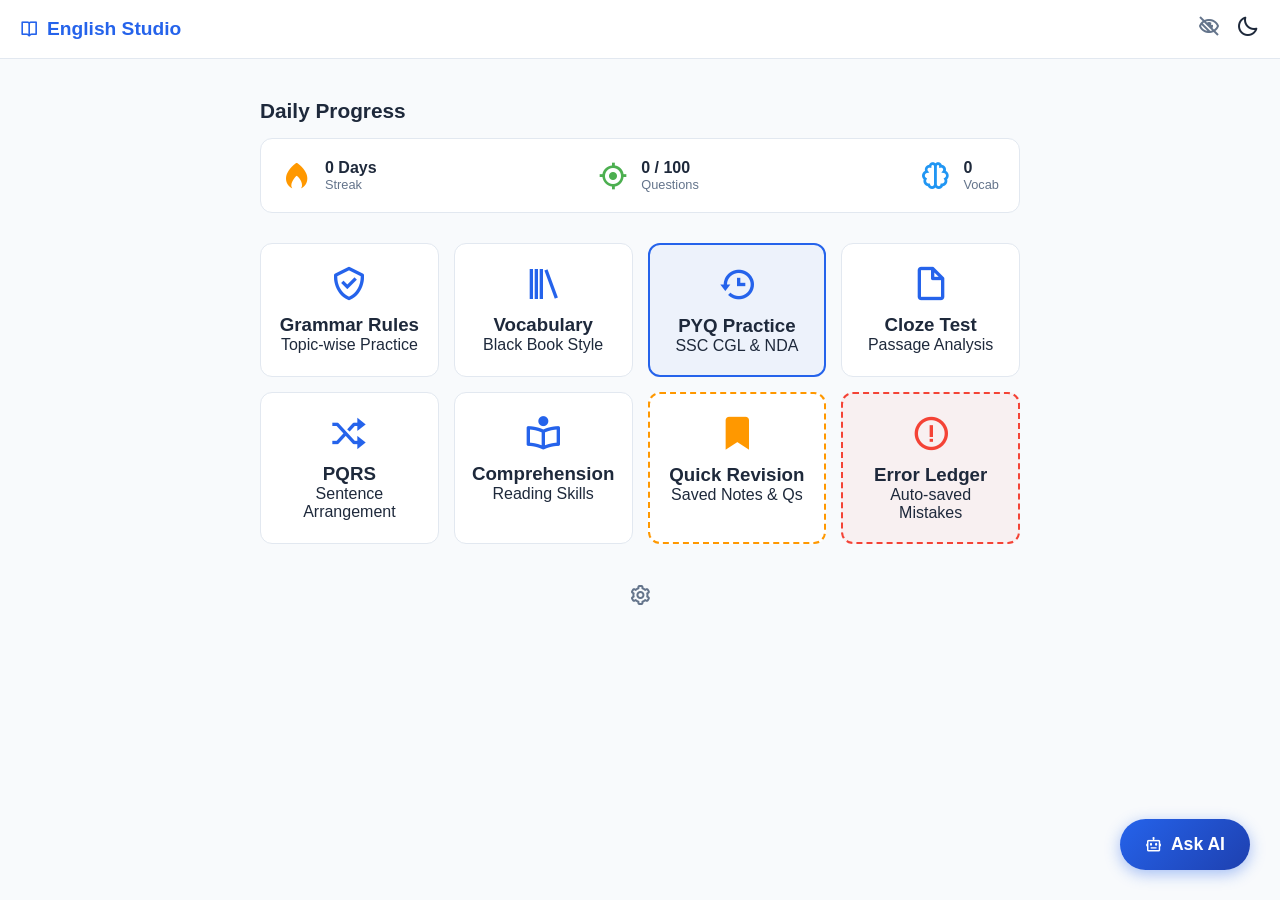
<file: index.html>
<!DOCTYPE html>
<html lang="en">
<head>
    <meta charset="UTF-8">
    <meta name="viewport" content="width=device-width, initial-scale=1.0">
    <meta name="theme-color" content="#2563eb">
    <title>English Learning Studio</title>
    <link rel="stylesheet" href="styles.css">
    <link href='https://unpkg.com/boxicons@2.1.4/css/boxicons.min.css' rel='stylesheet'>
</head>
<body>

    <!-- Top Navigation -->
    <header class="top-header">
        <div class="logo">
            <i class='bx bx-book-open'></i>
            <span>English Studio</span>
        </div>
        <div class="header-actions">
            <button id="eye-care-toggle" class="icon-btn" title="Eye-Care Mode">
                <i class='bx bx-low-vision'></i>
            </button>
            <button id="theme-toggle" class="icon-btn" title="Dark Mode">
                <i class='bx bx-moon'></i>
            </button>
        </div>
    </header>

    <!-- Main Dashboard -->
    <main class="container">
        
        <!-- Live Progress Tracker -->
        <section class="progress-section">
            <h2 style="font-size: 1.3rem; margin-bottom: 15px;">Daily Progress</h2>
            <div class="stats-card">
                <div class="stat-item">
                    <i class='bx bxs-flame' style='color:#ff9800'></i>
                    <div>
                        <h4 id="streak-count">0 Days</h4>
                        <p>Streak</p>
                    </div>
                </div>
                <div class="stat-item">
                    <i class='bx bx-target-lock' style='color:#4caf50'></i>
                    <div>
                        <h4><span id="questions-done">0</span> / 100</h4>
                        <p>Questions</p>
                    </div>
                </div>
                <div class="stat-item">
                    <i class='bx bx-brain' style='color:#2196f3'></i>
                    <div>
                        <h4 id="vocab-learned">0</h4>
                        <p>Vocab</p>
                    </div>
                </div>
            </div>
        </section>

        <!-- Learning Modules Grid -->
        <section class="rooms-grid">
            <a href="grammar.html" class="room-card">
                <i class='bx bx-check-shield room-icon'></i>
                <h3>Grammar Rules</h3>
                <p>Topic-wise Practice</p>
            </a>
            <a href="vocab.html" class="room-card">
                <i class='bx bx-library room-icon'></i>
                <h3>Vocabulary</h3>
                <p>Black Book Style</p>
            </a>
            <a href="pyq.html" class="room-card highlight">
                <i class='bx bx-history room-icon'></i>
                <h3>PYQ Practice</h3>
                <p>SSC CGL & NDA</p>
            </a>
            <a href="cloze.html" class="room-card">
                <i class='bx bx-file-blank room-icon'></i>
                <h3>Cloze Test</h3>
                <p>Passage Analysis</p>
            </a>
            <a href="pqrs.html" class="room-card">
                <i class='bx bx-shuffle room-icon'></i>
                <h3>PQRS</h3>
                <p>Sentence Arrangement</p>
            </a>
            <a href="rc.html" class="room-card">
                <i class='bx bx-book-reader room-icon'></i>
                <h3>Comprehension</h3>
                <p>Reading Skills</p>
            </a>
            <a href="bookmarks.html" class="room-card" style="border: 2px dashed #ff9800;">
                <i class='bx bxs-bookmark-star room-icon' style='color:#ff9800'></i>
                <h3>Quick Revision</h3>
                <p>Saved Notes & Qs</p>
            </a>
            <a href="errors.html" class="room-card" style="border: 2px dashed #f44336; background: rgba(244, 67, 54, 0.05);">
                <i class='bx bx-error-circle room-icon' style='color:#f44336'></i>
                <h3>Error Ledger</h3>
                <p>Auto-saved Mistakes</p>
            </a>
        </section>

        <!-- Floating AI Button -->
        <button class="floating-ai-btn" onclick="openAI()">
            <i class='bx bx-bot'></i> Ask AI
        </button>

        <!-- AI Teacher Chat Modal -->
        <div id="ai-modal" class="modal-overlay" style="display: none;">
            <div class="chat-container">
                <div class="chat-header">
                    <h3><i class='bx bx-bot'></i> AI Teacher</h3>
                    <button class="icon-btn" onclick="closeAI()"><i class='bx bx-x'></i></button>
                </div>
                <div id="chat-box" class="chat-box">
                    <div class="ai-msg">Hello! I am your AI English Teacher. Ask me any Grammar rule, Vocab, or PYQ doubt. I can also suggest Rani Ma'am's videos!</div>
                </div>
                <div class="chat-input-area">
                    <input type="text" id="ai-input" placeholder="Type your question here..." onkeypress="handleEnter(event)">
                    <button class="send-btn" onclick="askAI()"><i class='bx bx-send'></i></button>
                </div>
            </div>
        </div>

        <!-- Admin Settings Link -->
        <div style="text-align: center; margin-top: 40px;">
            <a href="admin.html" style="color: var(--text-muted); text-decoration: none; font-size: 1.5rem;">
                <i class='bx bx-cog'></i>
            </a>
        </div>

    </main>

    <script src="app.js"></script>
</body>
</html>
</file>
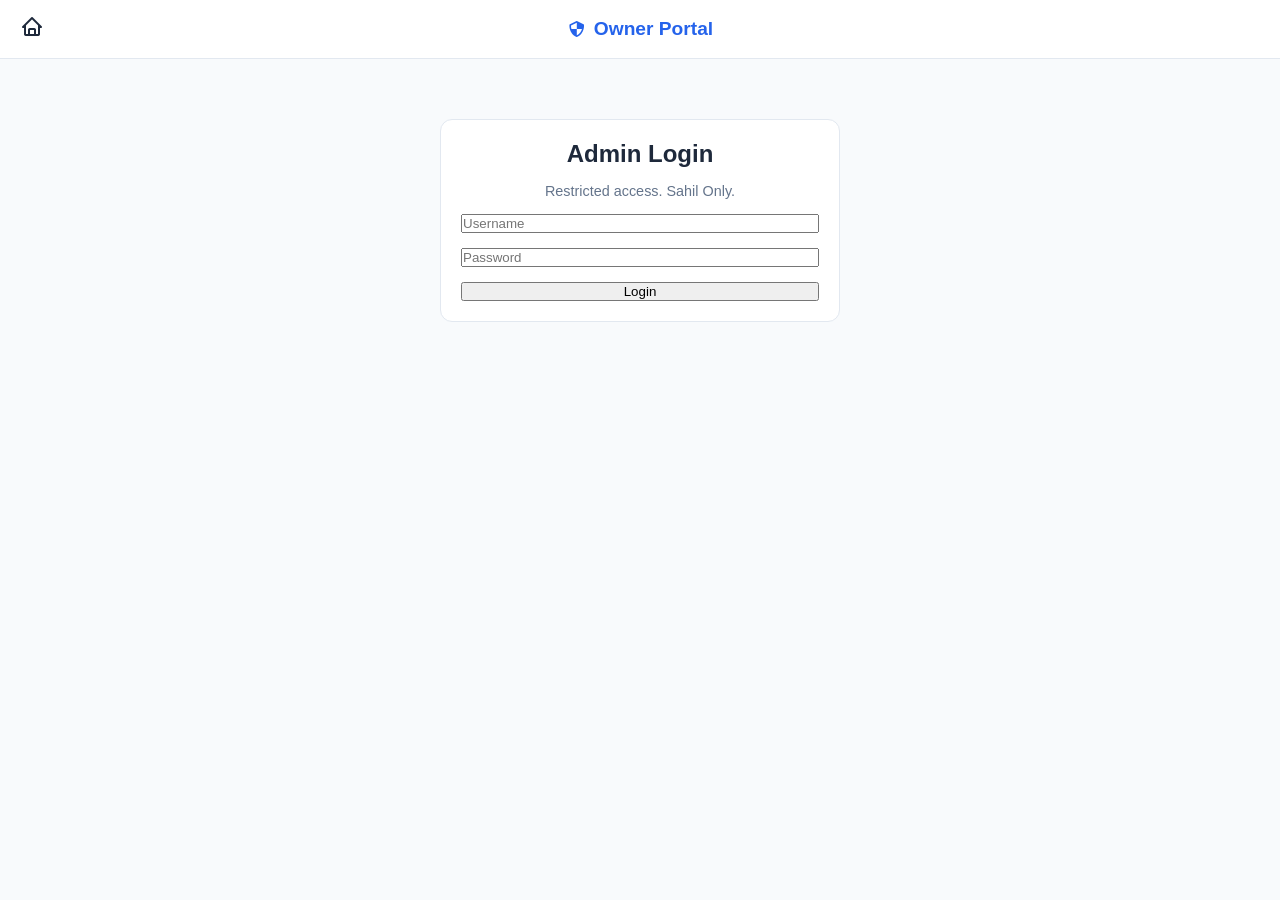
<file: admin.html>
<!DOCTYPE html>
<html lang="en">
<head>
    <meta charset="UTF-8">
    <meta name="viewport" content="width=device-width, initial-scale=1.0">
    <meta name="theme-color" content="#2563eb">
    <title>Admin Panel - English Studio</title>
    <link rel="stylesheet" href="styles.css">
    <link href='https://unpkg.com/boxicons@2.1.4/css/boxicons.min.css' rel='stylesheet'>
</head>
<body>

    <header class="page-header top-header">
        <a href="index.html" class="icon-btn"><i class='bx bx-home'></i></a>
        <div class="logo">
            <i class='bx bx-shield-quarter'></i>
            <span>Owner Portal</span>
        </div>
        <div style="width: 24px;"></div> <!-- Spacer for flex alignment -->
    </header>

    <main class="container">
        
        <!-- LOGIN SECTION -->
        <div id="login-section" class="stats-card" style="flex-direction: column; text-align: center; gap: 15px; max-width: 400px; margin: 40px auto;">
            <h2>Admin Login</h2>
            <p style="color: var(--text-muted); font-size: 0.9rem;">Restricted access. Sahil Only.</p>
            
            <input type="text" id="admin-user" class="search-bar" placeholder="Username">
            <input type="password" id="admin-pass" class="search-bar" placeholder="Password">
            
            <button class="learn-btn" onclick="checkLogin()">Login</button>
            <p id="login-error" style="color: var(--wrong-color); font-weight: bold; display: none;">Incorrect Username or Password!</p>
        </div>

        <!-- ADMIN DASHBOARD (Hidden until login) -->
        <div id="admin-dashboard" style="display: none;">
            
            <!-- Welcome Bar -->
            <div class="stats-card" style="align-items: center; margin-bottom: 20px;">
                <h3 style="color: var(--primary-color); display: flex; align-items: center; gap: 8px;">
                    <i class='bx bxs-user-badge'></i> Welcome, Sahil!
                </h3>
                <button onclick="logout()" class="icon-btn" style="color: var(--wrong-color);"><i class='bx bx-log-out-circle'></i></button>
            </div>

            <!-- Upload Section -->
            <div class="stats-card" style="flex-direction: column; gap: 15px; margin-bottom: 20px;">
                <h3 style="border-bottom: 1px solid var(--border-color); padding-bottom: 10px;">Upload Study Source</h3>
                
                <label style="font-weight: bold; color: var(--text-muted);">1. Select Target Category</label>
                <select id="target-room" class="search-bar">
                    <option value="PQRS">PQRS</option>
                    <option value="Cloze Test">Cloze Test</option>
                    <option value="Reading Comprehension">Reading Comprehension</option>
                    <option value="Grammar Rules">Grammar Rules</option>
                    <option value="Vocabulary">Vocabulary</option>
                    <option value="PYQ Practice">PYQ Practice</option>
                    <option value="The Hindu Editorial">The Hindu Editorial</option>
                    <option value="Expected Questions">Expected Questions</option>
                </select>

                <label style="font-weight: bold; color: var(--text-muted); margin-top: 10px;">2. Upload PDF/Text File</label>
                <div style="border: 2px dashed var(--border-color); padding: 25px; border-radius: 12px; text-align: center; background: rgba(37, 99, 235, 0.02);">
                    <i class='bx bx-cloud-upload' style='font-size: 3rem; color: var(--primary-color);'></i>
                    <p id="file-name-display" style="margin: 10px 0;">Tap to select file (PDF, TXT, DOCX)</p>
                    <input type="file" id="file-upload" style="display:none;" onchange="updateFileName()">
                    <button class="learn-btn" onclick="document.getElementById('file-upload').click()" style="background: var(--text-muted); width: auto; margin: 0 auto; padding: 8px 20px;">Choose File</button>
                </div>

                <label style="font-weight: bold; color: var(--text-muted); margin-top: 10px;">3. Or Paste Content Manually</label>
                <textarea id="manual-text" class="search-bar" rows="4" placeholder="Paste source text here..."></textarea>

                <button class="learn-btn" id="process-btn" onclick="generateQuestions()" style="background-color: var(--correct-color); margin-top: 10px;">
                    <i class='bx bx-cog'></i> Process & Save Source
                </button>
            </div>

            <!-- Upload History Section -->
            <div class="stats-card" style="flex-direction: column; gap: 15px; margin-bottom: 20px;">
                <h3 style="border-bottom: 1px solid var(--border-color); padding-bottom: 10px;">Upload History</h3>
                <div id="history-list" style="display:flex; flex-direction:column; gap:10px; max-height: 250px; overflow-y: auto;">
                    <!-- History will load here -->
                </div>
            </div>

            <!-- Settings Section -->
            <div class="
</file>
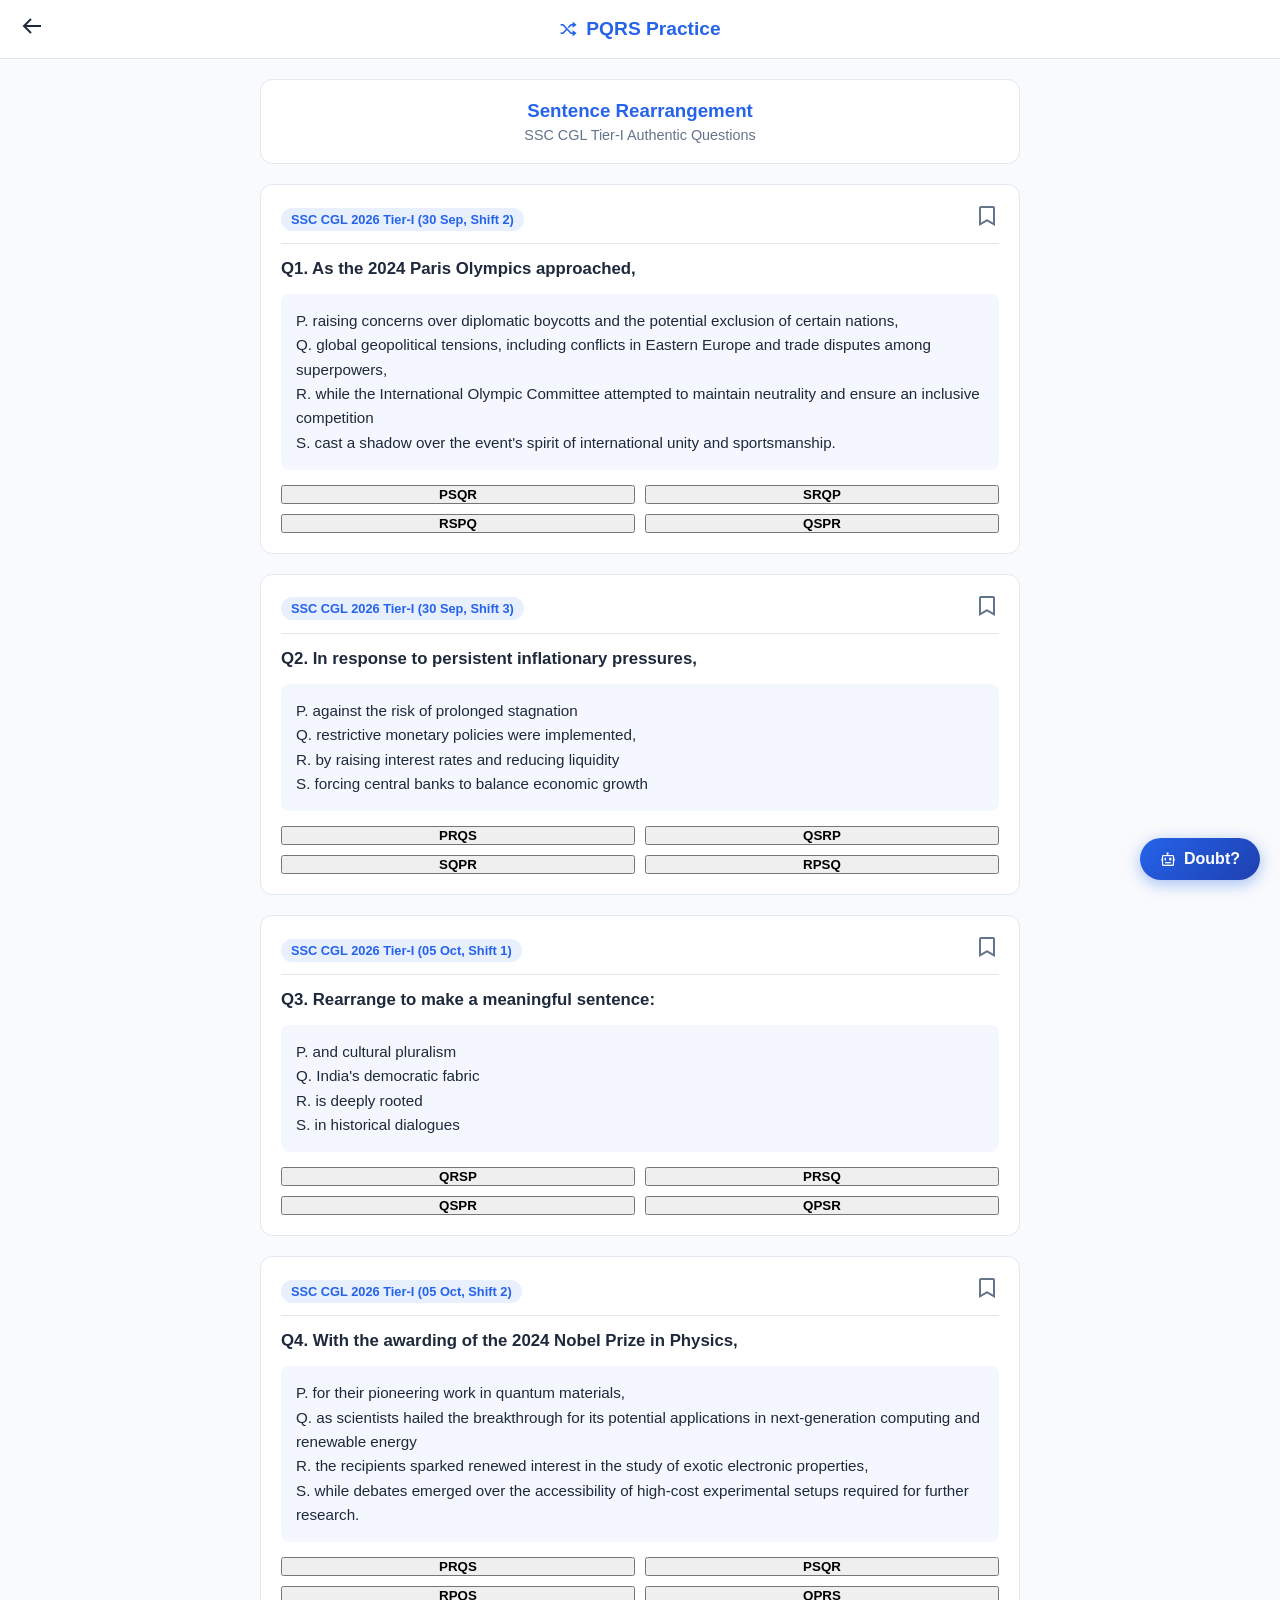
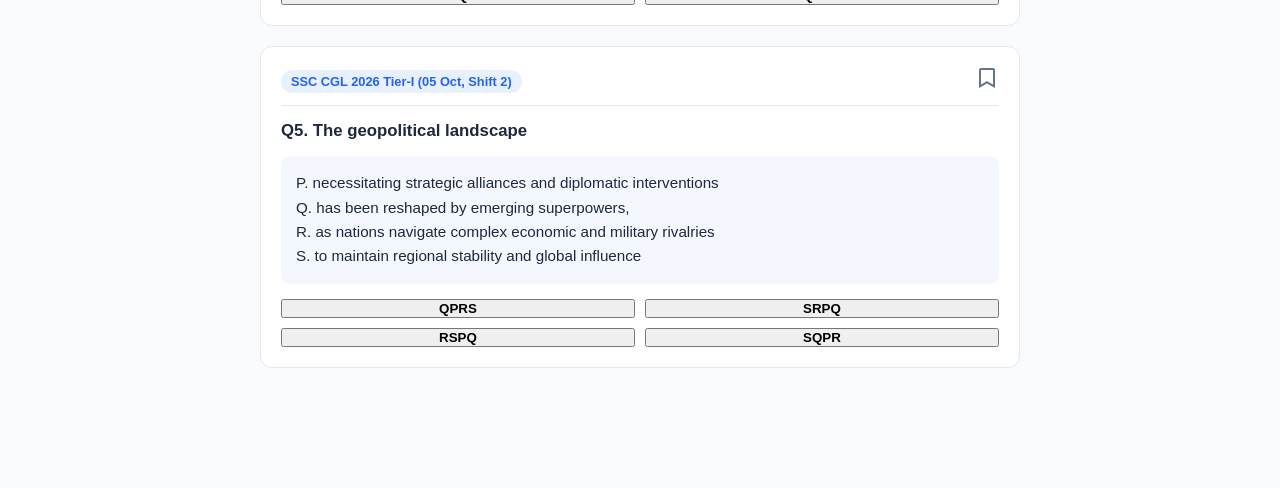
<file: pqrs.html>
<!DOCTYPE html>
<html lang="en">
<head>
    <meta charset="UTF-8">
    <meta name="viewport" content="width=device-width, initial-scale=1.0">
    <title>PQRS Practice - English Studio</title>
    <link rel="stylesheet" href="styles.css">
    <link href='https://unpkg.com/boxicons@2.1.4/css/boxicons.min.css' rel='stylesheet'>
</head>
<body>

    <header class="top-header">
        <a href="index.html" class="icon-btn"><i class='bx bx-arrow-back'></i></a>
        <div class="logo">
            <i class='bx bx-shuffle'></i>
            <span>PQRS Practice</span>
        </div>
        <div style="width: 24px;"></div>
    </header>

    <main class="container">
        <div class="stats-card" style="margin-bottom: 20px; text-align: center; display: block;">
            <h3 style="color: var(--primary-color);">Sentence Rearrangement</h3>
            <p style="color: var(--text-muted); font-size: 0.9rem; margin-top: 5px;">SSC CGL Tier-I Authentic Questions</p>
        </div>

        <div id="quiz-container">
            <!-- Questions will be injected here by pqrs.js -->
        </div>
    </main>

    <!-- Floating AI Button for doubts -->
    <button class="floating-ai-btn" onclick="openAI()" style="bottom: 20px; right: 20px; padding: 12px 20px; font-size: 1rem;">
        <i class='bx bx-bot'></i> Doubt?
    </button>

    <!-- AI Chat Modal -->
    <div id="ai-modal" class="modal-overlay" style="display: none;">
        <div class="chat-container">
            <div class="chat-header">
                <h3><i class='bx bx-bot'></i> AI Teacher</h3>
                <button class="icon-btn" onclick="closeAI()"><i class='bx bx-x'></i></button>
            </div>
            <div id="chat-box" class="chat-box">
                <div class="ai-msg">Need help with PQRS tricks? Paste the sentence here or ask for Rani Ma'am's trick video!</div>
            </div>
            <div class="chat-input-area">
                <input type="text" id="ai-input" placeholder="Type your doubt..." onkeypress="handleEnter(event)">
                <button class="send-btn" onclick="askAI()"><i class='bx bx-send'></i></button>
            </div>
        </div>
    </div>

    <script src="app.js"></script>
    <script src="pqrs.js"></script>
</body>
</html>
</file>
<file: styles.css>
/* Core Variables & 3-Way Theming */
:root {
    --bg-color: #f8fafc;
    --text-color: #1e293b;
    --card-bg: #ffffff;
    --primary-color: #2563eb;
    --secondary-color: #1e40af;
    --border-color: #e2e8f0;
    --text-muted: #64748b;
}

body.dark-theme {
    --bg-color: #0f172a;
    --text-color: #f1f5f9;
    --card-bg: #1e293b;
    --primary-color: #3b82f6;
    --secondary-color: #60a5fa;
    --border-color: #334155;
    --text-muted: #94a3b8;
}

body.eye-care-theme {
    --bg-color: #fdf6e3;
    --text-color: #4c4031;
    --card-bg: #fffbf0;
    --primary-color: #b58900;
    --secondary-color: #cb4b16;
    --border-color: #eaddc5;
    --text-muted: #837a6b;
}

/* Base Reset & Layout */
* { margin: 0; padding: 0; box-sizing: border-box; font-family: -apple-system, BlinkMacSystemFont, sans-serif; }
body { background-color: var(--bg-color); color: var(--text-color); transition: all 0.3s ease; padding-bottom: 80px; }
.container { padding: 20px; max-width: 800px; margin: 0 auto; }

/* Header */
.top-header {
    display: flex; justify-content: space-between; align-items: center;
    padding: 15px 20px; background-color: var(--card-bg);
    border-bottom: 1px solid var(--border-color);
    position: sticky; top: 0; z-index: 100;
}
.logo { display: flex; align-items: center; gap: 8px; font-size: 1.2rem; font-weight: 700; color: var(--primary-color); }
.header-actions { display: flex; gap: 15px; }
.icon-btn { background: none; border: none; font-size: 1.5rem; color: var(--text-color); cursor: pointer; }

/* Progress & Grid */
.progress-section { margin: 20px 0 30px 0; }
.stats-card {
    display: flex; justify-content: space-between; background-color: var(--card-bg);
    padding: 20px; border-radius: 12px; border: 1px solid var(--border-color);
}
.stat-item { display: flex; align-items: center; gap: 12px; }
.stat-item i { font-size: 2rem; }
.stat-item p { font-size: 0.8rem; color: var(--text-muted); }

.rooms-grid { display: grid; grid-template-columns: repeat(auto-fit, minmax(150px, 1fr)); gap: 15px; margin-bottom: 30px; }
.room-card {
    background-color: var(--card-bg); padding: 20px 15px; border-radius: 12px;
    text-align: center; text-decoration: none; color: var(--text-color);
    border: 1px solid var(--border-color); transition: transform 0.2s;
}
.room-card:active { transform: scale(0.96); }
.room-icon { font-size: 2.5rem; color: var(--primary-color); margin-bottom: 10px; }
.room-card.highlight { border: 2px solid var(--primary-color); background-color: rgba(37, 99, 235, 0.05); }

/* Floating AI & Chat Modal */
.floating-ai-btn {
    position: fixed; bottom: 30px; right: 30px;
    background: linear-gradient(135deg, var(--primary-color), var(--secondary-color));
    color: white; border: none; padding: 15px 25px; border-radius: 30px;
    font-size: 1.1rem; font-weight: bold; cursor: pointer; box-shadow: 0 4px 15px rgba(37, 99, 235, 0.4);
    display: flex; align-items: center; gap: 8px; z-index: 1000;
}
.modal-overlay {
    position: fixed; top: 0; left: 0; width: 100%; height: 100%;
    background: rgba(0, 0, 0, 0.6); z-index: 2000; display: flex; justify-content: center; align-items: flex-end;
}
.chat-container {
    background: var(--card-bg); width: 100%; max-width: 800px; height: 85vh;
    border-radius: 20px 20px 0 0; display: flex; flex-direction: column;
}
.chat-header {
    display: flex; justify-content: space-between; padding: 15px 20px;
    background: var(--primary-color); color: white; border-radius: 20px 20px 0 0;
}
.chat-header h3 { display: flex; align-items: center; gap: 8px; }
.chat-box { flex: 1; padding: 20px; overflow-y: auto; display: flex; flex-direction: column; gap: 15px; }
.ai-msg, .user-msg { max-width: 85%; padding: 12px 16px; border-radius: 12px; font-size: 1rem; line-height: 1.5; }
.ai-msg { background: var(--bg-color); border: 1px solid var(--border-color); align-self: flex-start; border-bottom-left-radius: 2px; }
.user-msg { background: var(--primary-color); color: white; align-self: flex-end; border-bottom-right-radius: 2px; }
.chat-input-area { display: flex; padding: 15px; border-top: 1px solid var(--border-color); gap: 10px; }
#ai-input { flex: 1; padding: 12px 18px; border: 1px solid var(--border-color); border-radius: 25px; outline: none; background: var(--bg-color); color: var(--text-color); }
.send-btn { background: var(--primary-color); color: white; border: none; width: 48px; height: 48px; border-radius: 50%; font-size: 1.5rem; }

/* YouTube Link Button */
.yt-link-btn {
    display: inline-flex; align-items: center; gap: 8px; background-color: #ff0000; color: white;
    padding: 8px 12px; border-radius: 6px; text-decoration: none; font-weight: bold; margin-top: 10px; font-size: 0.9rem;
}
</file>
